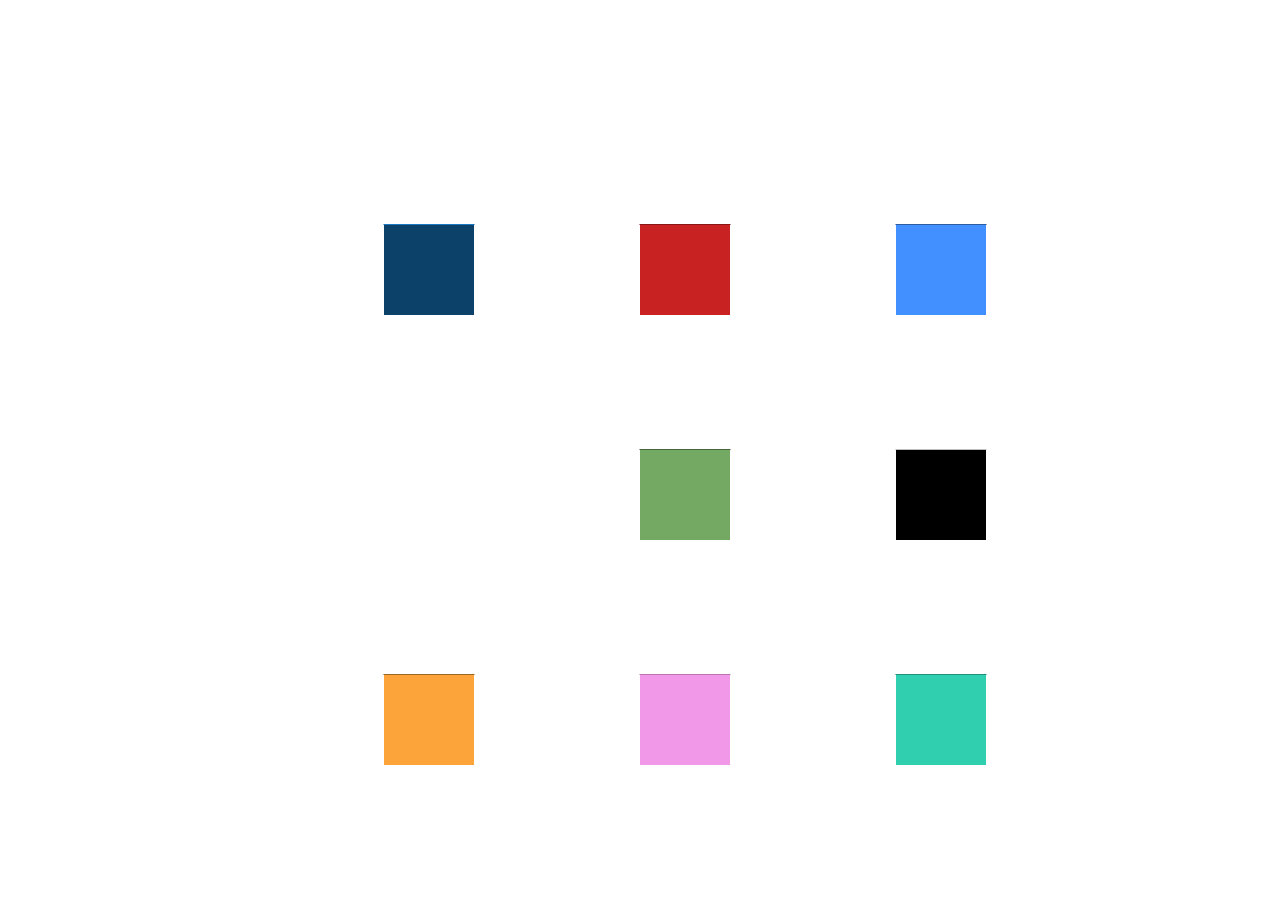
<file: index.html>
<!-- prob need to move this whole thing out of this folder -->
<head>
    <link rel="stylesheet" href="style.css">
</head>

<body>
    <div class="box toprow leftcol S1A1">
        <div class="lid"></div>
        <div class="inner">
            <img src="fishyfish.png" class="icon">
        </div>
    </div>
    <div class="box toprow middlecol S1A2">
        <div class="lid"></div>
        <div class="inner">
            <img src="looseleaf.jpg" class="icon">
        </div>
    </div>
    <!-- temp fill in for link-->
    <a href="https://suya-q.github.io/S1FP/DucksInARow.html">
    <div class="box toprow rightcol S1FP">
        <div class="lid"></div>
        <div class="inner">
            <img src="Duck.png" class="icon">
        </div>
    </div>
    </a>
    <div class="box middlerow middlecol S2A2">
        <div class="lid"></div>
        <div class="inner">
            <img src="Fork.png" class="icon">
        </div>
    </div>
    <div class="box middlerow rightcol S2FP">
        <div class="lid"></div>
        <div class="inner">
            <img src="catpeek.png" class="icon">
        </div>
    </div>
    <div class="box bottomrow leftcol S3A1">
        <div class="lid"></div>
        <div class="inner">
            <img src="candle.png" class="icon">
        </div>
    </div>
    <div class="box bottomrow middlecol S3A2">
        <div class="lid"></div>
        <div class="inner">
            <img src="clock.png" class="icon">
        </div>
    </div>
    <div class="box bottomrow rightcol S3FP">
        <div class="lid"></div>
        <div class="inner">
            <img src="eighthnote.png" class="icon">
        </div>
    </div>
    <script src="parallax.js"></script>
</body>
</file>
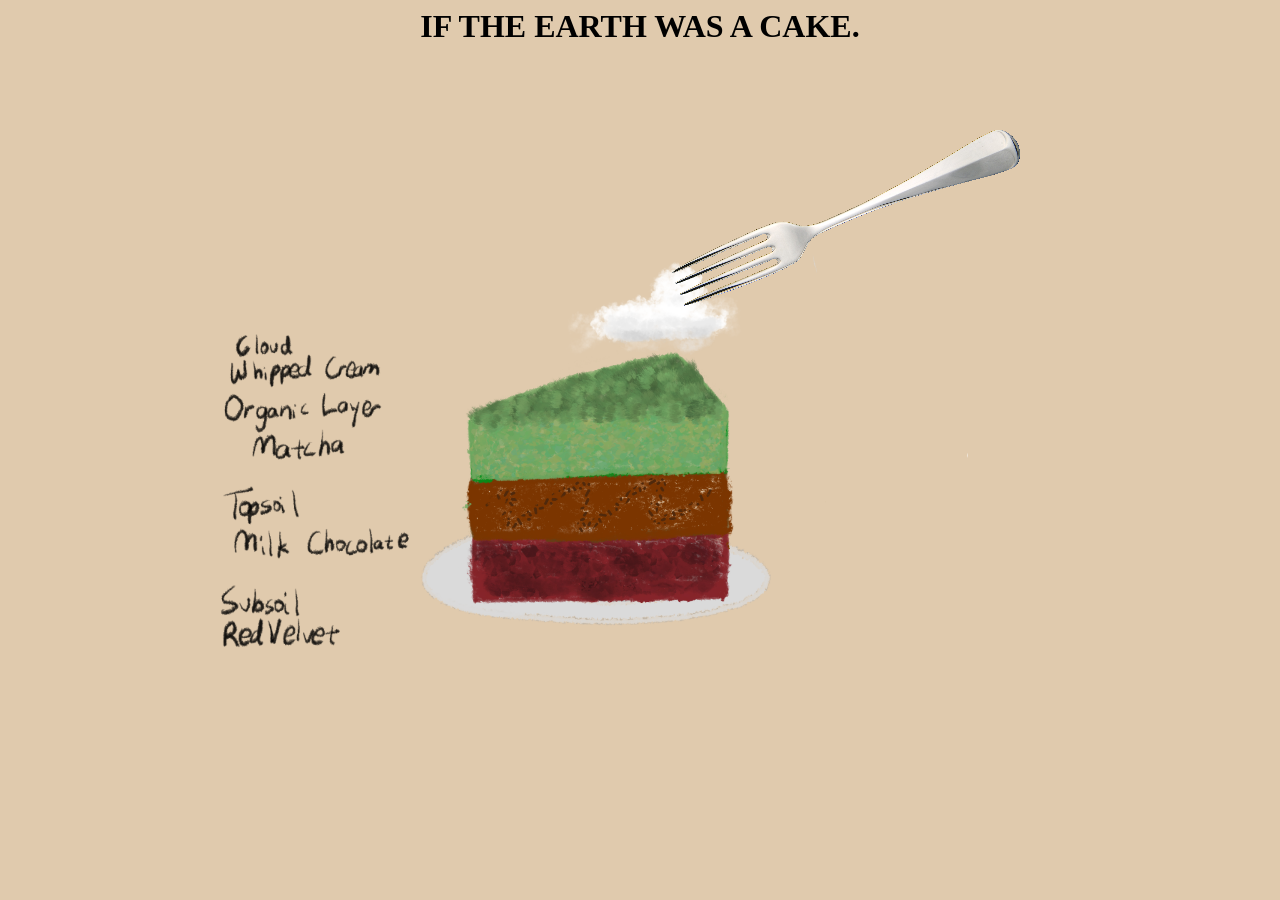
<file: S2A2/index.html>
<head>
    <title>Earth Cake</title>
    <link rel="stylesheet" href="style.css">
</head>


<!--need to add indication of both earth layer and flavor
Either draw or add flashing text...mayve when holding to eat the flavor is jumping
out like matcha organic layer matcha organic layer matcha matcha-->

<body>
    <h1 style="text-align:center">IF THE EARTH WAS A CAKE.</h1>

    <input type="radio" id="fork1check" name="cakeradio" checked>
    <input type="radio" id="fork2check" name="cakeradio">
    <input type="radio" id="fork3check" name="cakeradio">
    <input type="radio" id="fork4check" name="cakeradio">
    <input type="radio" id="fork5check" name="cakeradio">

    <div id="forkwrapper">
        <label for="fork2check" id="fork1label">
            <div id="fork"></div>
        </label>
        <label for="fork3check" id="fork2label">
            <div id="fork"></div>
        </label>
        <label for="fork4check" id="fork3label">
            <div id="fork"></div>
        </label>
        <label for="fork5check" id="fork4label">
            <div id="fork"></div>
        </label>
        <label for="fork1check" id="fork5label">
            <div id="stillhungry"></div>
        </label>
    </div>

    <div id="cakewrapper">
        <img src="CakeFull_State1.png" alt="Clouds (whipped cream) hovering over 3-layered cake (representing 3 layers of Earth)." id="cake1">
        <img src="Cake_State2.png" alt="Clouds (whipped cream) has now been eaten." id="cake2">
        <img src="Cake_State3.png" alt="Top layer of Earth cake (matcha/organic layer) is now eaten." id="cake3">
        <img src="Cake_State4.png" alt="Middle layer of Earth cake (chocolate/topsoil) is now eaten." id="cake4">
        <img src="Cake_State5.png" alt="Bottom layer of Earth cake (red velvet/subsoil) is now eaten." id="cake5">
    </div>

    <div id="layers">
    </div>

</body>
</file>
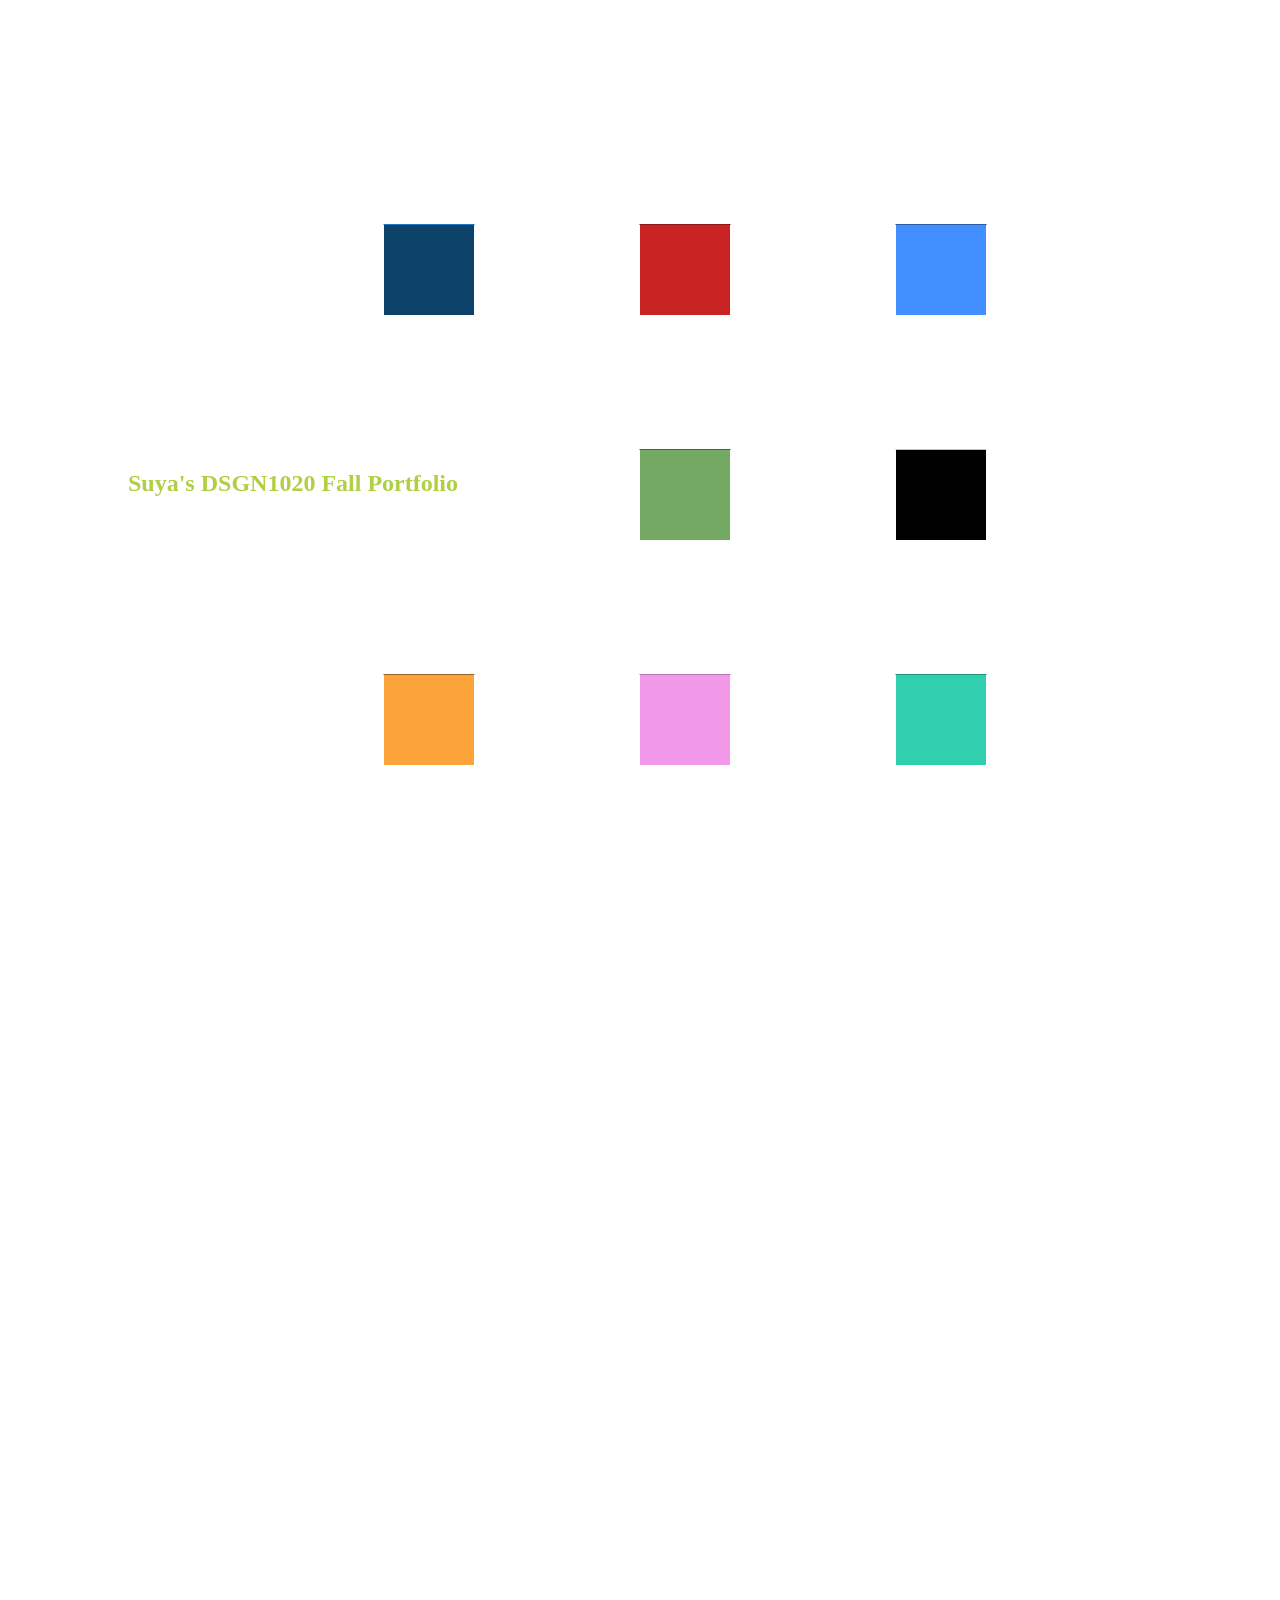
<file: home.html>
<!-- prob need to move this whole thing out of this folder -->
<head>
    <link rel="stylesheet" href="style.css">
</head>

<body>
    <div class="textbox"><h2>Suya's DSGN1020 Fall Portfolio</h2></div>
    <a href="#s1a1"><div class="box toprow leftcol S1A1">
        <div class="lid"></div>
        <div class="inner">
            <img src="fishyfish.png" class="icon">
        </div>
    </div>
    </a>
    <a href="#s1a2"><div class="box toprow middlecol S1A2">
        <div class="lid"></div>
        <div class="inner">
            <img src="looseleaf.jpg" class="icon">
        </div>
    </div>
    </a>
    <a href="#s1fp">
    <div class="box toprow rightcol S1FP">
        <div class="lid"></div>
        <div class="inner">
            <img src="Duck.png" class="icon">
        </div>
    </div>
    </a>
    
    <a href="#s2a2">
    <div class="box middlerow middlecol S2A2">
        <div class="lid"></div>
        <div class="inner">
            <img src="Fork.png" class="icon">
        </div>
    </div>
    </a>
    <a href="#s2fp">
    <div class="box middlerow rightcol S2FP">
        <div class="lid"></div>
        <div class="inner">
            <img src="catpeek.png" class="icon">
        </div>
    </div>
    </a>
    <a href="#s3a1">
    <div class="box bottomrow leftcol S3A1">
        <div class="lid"></div>
        <div class="inner">
            <img src="candle.png" class="icon">
        </div>
    </div>
    </a>
    <a href="#s3a2">
    <div class="box bottomrow middlecol S3A2">
        <div class="lid"></div>
        <div class="inner">
            <img src="clock.png" class="icon">
        </div>
    </div>
    </a>
    <a href="#s3fp">
    <div class="box bottomrow rightcol S3FP">
        <div class="lid"></div>
        <div class="inner">
            <img src="eighthnote.png" class="icon">
        </div>
    </div>
    </a>
    <div id="s1a1" style= "text-align: center">
        <a href=https://codepen.io/Suya-Que/pen/NPGEeGy>
            <h1> Fish in the Sea </h1>
        </a>
    </div>
    <div id="s1a2" style= "text-align: center">
        <a href=https://codepen.io/Suya-Que/pen/wBKQNYw>
            <h1> Falling </h1>
        </a>
    </div>
    <div id="s1fp" style= "text-align: center">
        <a href=https://suya-q.github.io/S1FP/DucksInARow.html>
            <h1> Ducks In A Row </h1>
        </a>
    </div>
    <div id="s2a2" style= "text-align: center">
        <a href=https://suya-q.github.io/S2A2/index.html>
            <h1> IF THE EARTH WAS A CAKE.  </h1>
        </a>
    </div>
    <div id="s2fp" style= "text-align: center">
        <a href=https://editor.p5js.org/suya-q/sketches/fPQNhj3Pm>
            <h1> Lucky Cat Clock </h1>
        </a>
    </div>
    <div id="s3a1" style= "text-align: center">
        <a href=https://suya-q.github.io/S3A1/roulette.html>
            <h1> Light Roulette </h1>
        </a>
    </div>
    <div id="s3a2" style= "text-align: center">
        <a href=https://suya-q.github.io/S3A2/applet.html>
            <h1> TeaTime </h1>
        </a>
    </div>
    <div id="s3fp" style= "text-align: center">
        <a href=https://suya-q.github.io/S3FP/flowerpatch.html>
            <h1> Flower Patch </h1>
        </a>
    </div>
</body>
</file>
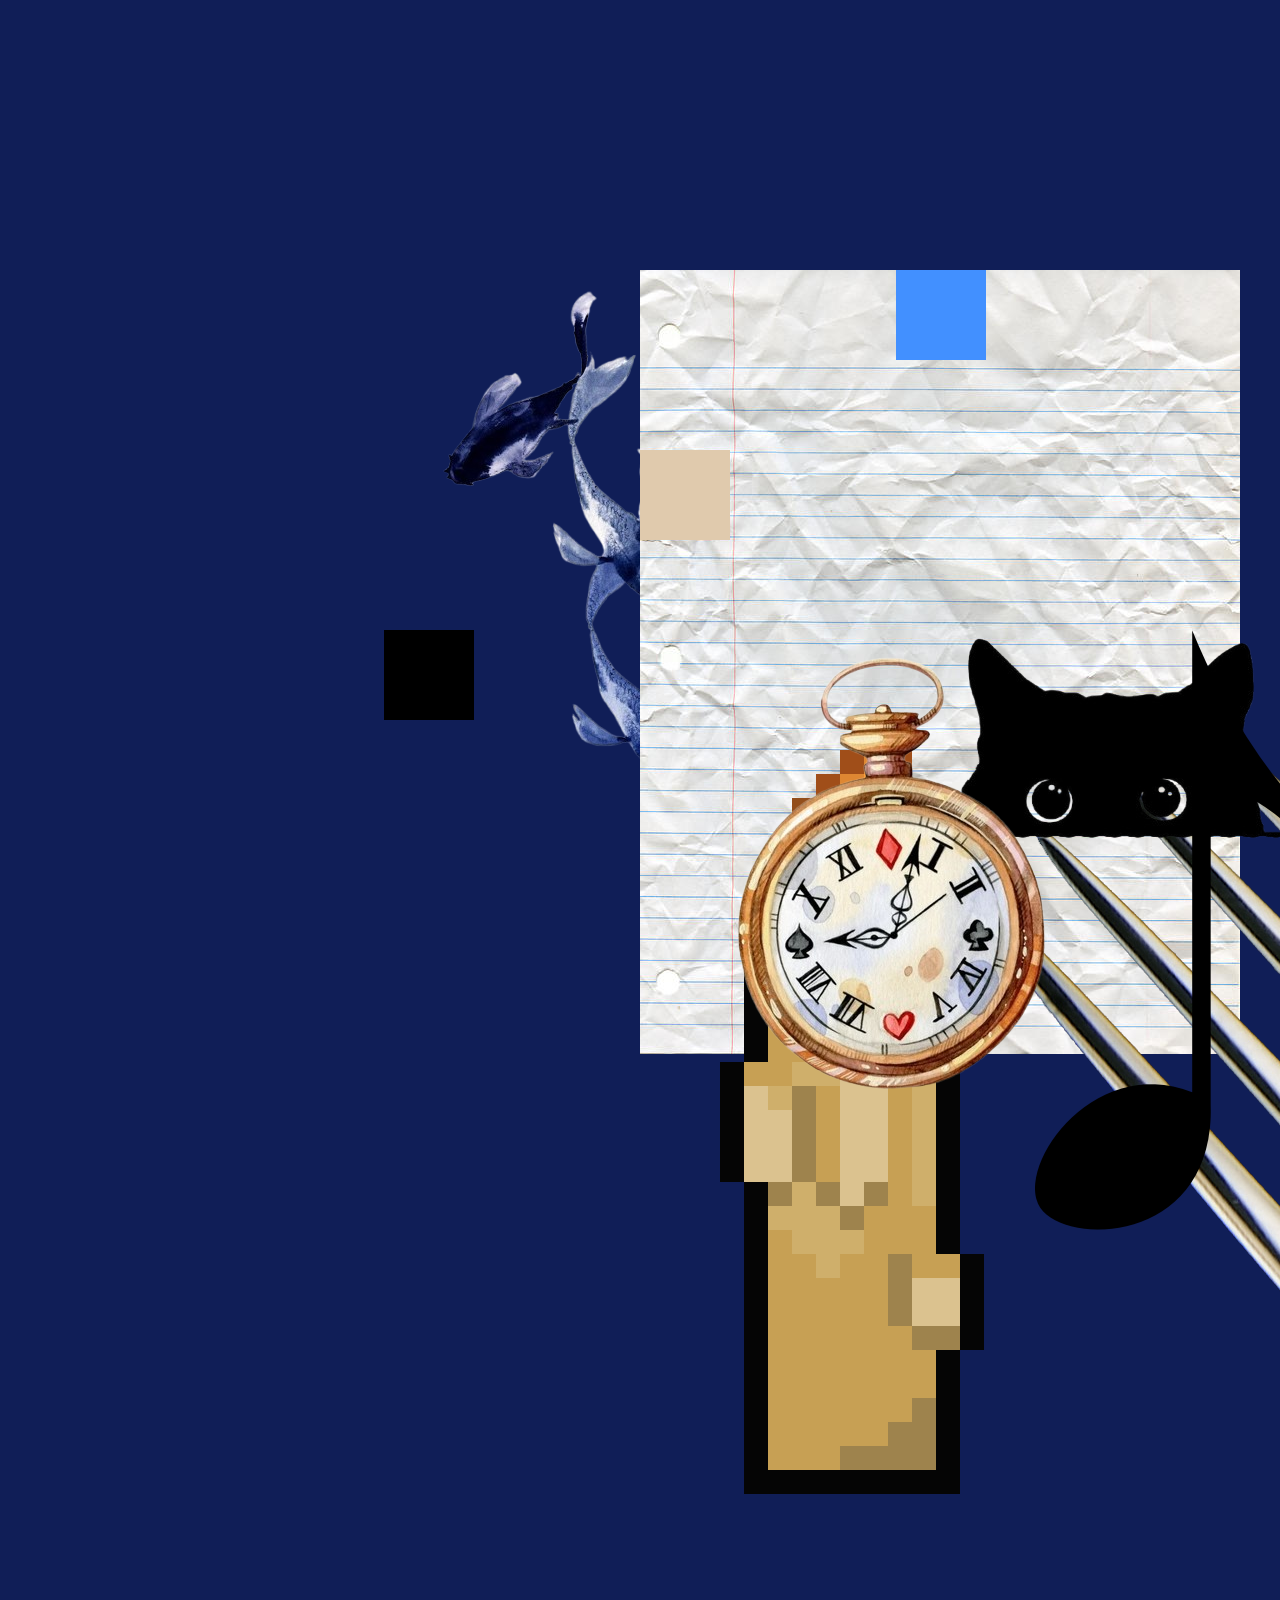
<file: Final Portfolio/home.html>
<!-- prob need to move this whole thing out of this folder -->
<head>
    <link rel="stylesheet" href="style.css">
</head>

<body>
    <div class="box toprow leftcol S1A1">
        <div class="lid"></div>
        <div class="inner">
            <img src="fishyfish.png" class="icon">
        </div>
    </div>
    <div class="box toprow middlecol S1A2">
        <div class="lid"></div>
        <div class="inner">
            <img src="looseleaf.jpg" class="icon">
        </div>
    </div>
    <!-- temp fill in for link-->
    <a href="https://suya-q.github.io/S1FP/DucksInARow.html">
    <div class="box toprow rightcol S1FP">
        <div class="lid"></div>
        <div class="inner">
            <img src="Duck.png" class="icon">
        </div>
    </div>
    </a>
    <div class="box middlerow middlecol S2A2">
        <div class="lid"></div>
        <div class="inner">
            <img src="Fork.png" class="icon">
        </div>
    </div>
    <div class="box middlerow rightcol S2FP">
        <div class="lid"></div>
        <div class="inner">
            <img src="catpeek.png" class="icon">
        </div>
    </div>
    <div class="box bottomrow leftcol S3A1">
        <div class="lid"></div>
        <div class="inner">
            <img src="candle.png" class="icon">
        </div>
    </div>
    <div class="box bottomrow middlecol S3A2">
        <div class="lid"></div>
        <div class="inner">
            <img src="clock.png" class="icon">
        </div>
    </div>
    <div class="box bottomrow rightcol S3FP">
        <div class="lid"></div>
        <div class="inner">
            <img src="eighthnote.png" class="icon">
        </div>
    </div>
    <script src="parallax.js"></script>
</body>
</file>
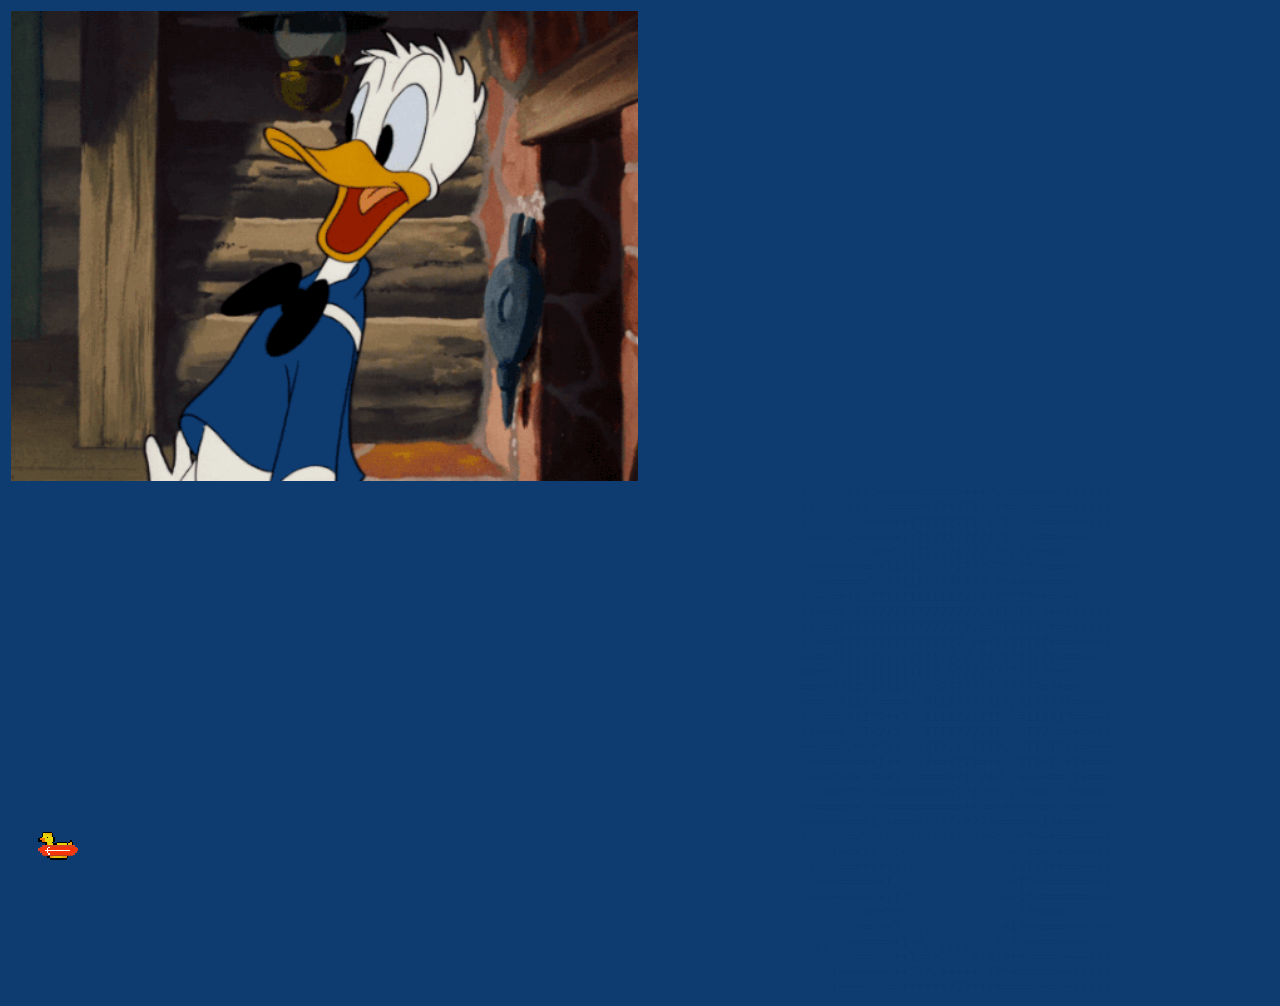
<file: S1FP/Donald.html>
<head>
    <title> Donald Duck </title>
    <link rel="stylesheet" href="style.css">
</head>

<body id="page3"> <!--what can I possibly add-->
    <table>
        <tr>
            <td>
                <img src="DonaldDuck.gif">
            </td>
            <td>
            </td>
        </tr>
        <tr>
            <td>
                <div class="backduck bottomleft"> 
                    <a href="DucksInARow.html"><img src="BackDuck.png"></a>
                </div>
            </td>
            <td>
                <pre id="donaldascii">
:,,,,:::::~~~~~======+++???==~~~~:::::::
:::,::::::~=====+??=??I:~++=~+=~~~~:::::
::::::::~~~=+++?7777777::.?...+==~~~~:::
:~~~:::~~~~=+?:7I??I7777I??...+==~~~~::,
:~~~~~~~~==+??7I????I777,??,?,++==~~::,,
:~~~~~~~==+II7I?????I777~??.??.+==~~:,,,
::~~====+?~77III????I777.?++++++==~::,,,
::~~=++?.77777IIIIII7777:?????++=~~:,,,,
::~~=+.7777777777777777,+II.I7.?+~::::::
::~=+77777777777777777.==?I7777~+=~:::::
::~=~7777777777777777.:=7I77III7+==~~~~:
~~=+7II77777777III77,7 7I7I7III7?+==~~::
==++:?IIIIIIIIII77.+7777?7777II?+++~~:::
==++?7II?I?II77,,=?I77777:77777=7+=~::::
~==++?II+:====..?III77777I+,7I777?+=~~~:
::~==+?II??++?,.IIII77777I,.=II77I?==~~:
::~~~+?~I=?+?...IIII77777I,..I77.==+=~::
~~~==?,=?+?+?...?I7.:.I77?...II~I?++=~~~
:~~==++=++I++...7==+?I?=7+..?II+I.+?+==~
:~~~=+?+:==+?..====+?I,?+?..++++==.?+==~
~~~==+??~+~========+??I?=+?,:+==~.?+===~
~~====++?~+==========++==++++++=~?+=~~~~
~~~~~~==+I.+===+????+???+====++I?+==~~::
:::::~==?=+=~::=+=:::~=+~:~=+?+~+==~~~~:
,,:::~=+?+..:~.....,,......~,:=+?+=~~~::
,:::~==++++?::,............::I+?++==~~::
,:~~~=====+I,:............~~I?++=====~~:
:~~~~~~~~=+?I:=.........,.~+I?+======~~~
:~~~:::~==+??~:.........,.=.??+===~~~~~~
:::::::~==++?.:.,......,,=+I?++===~~~:~~
:,,,::~~====+I~=,,,,,,,,,?~?+++==~~~~:::
,,,,::~===~=++I==+,.,.=+?:?++====~~~~:::
,,,,:~~~~~~=++???,+++++,I?++=====~~:::::
,,,::~~~~:~==++++++???++++====~~=~~:::::
</pre>
            </td>
        </tr>
    </table>
    
    
</body>
</file>
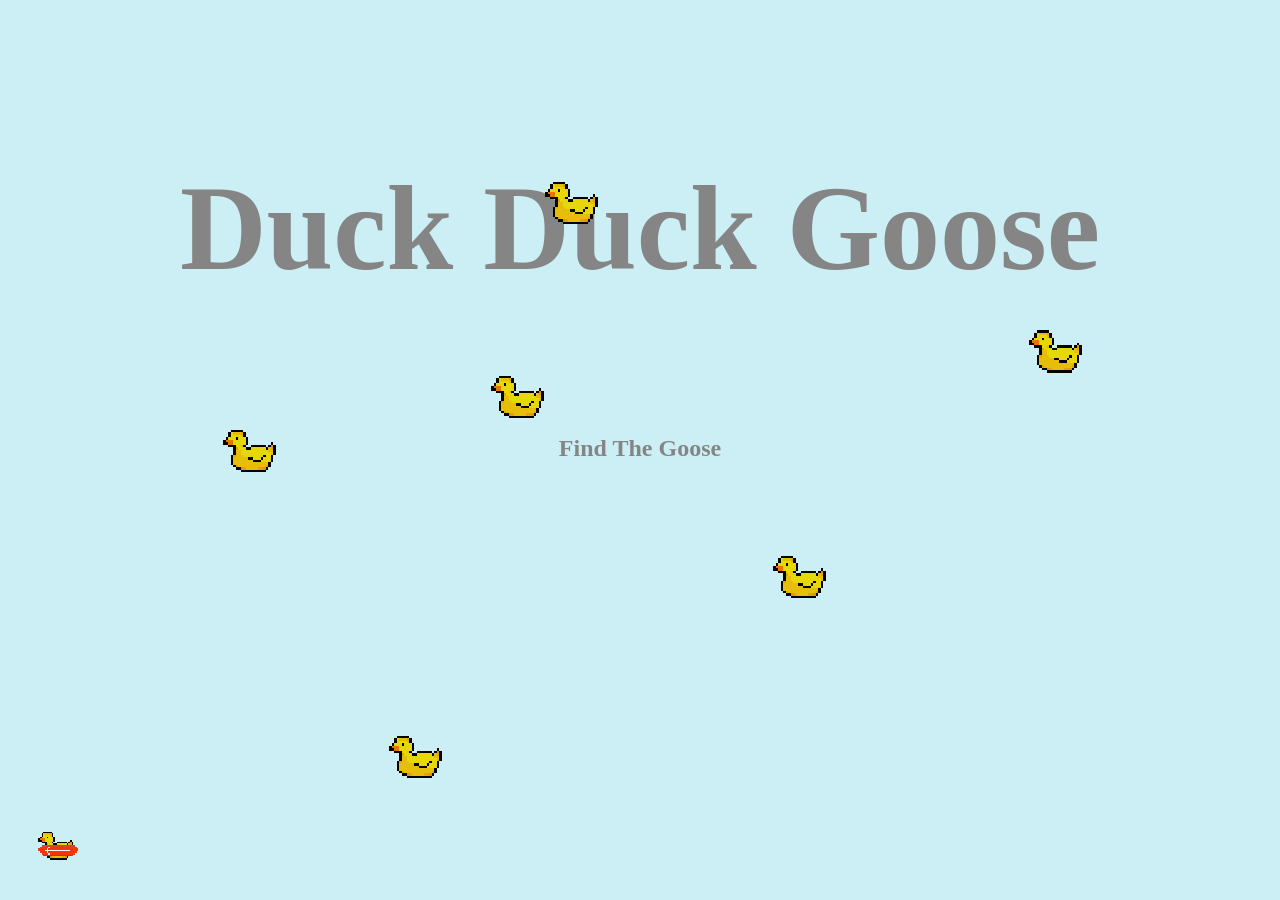
<file: S1FP/DuckDuckGoose.html>
<head>
    <title> DuckDuckGoose </title>
    <link rel="stylesheet" href="style.css">
</head>

<body id="page2">
    <br><br><br><br>
    <h1 style="text-align:center; font-family: 'Comic Sans MS'">Duck Duck Goose</h1><br><br>
    <h2 style="text-align:center; font-family: 'Comic Sans MS'">Find The Goose</h2><br>  
    <!--Why does goose glitch? And also how to make the ducks not move...-->
    <div class="smallduck sd1">
    </div>
    <div class="smallduck sd2">
    </div>
    <div class="smallduck sd3">
    </div>
    <div class="smallduck sd4">
    </div>
    <div class="smallduck sd5">
    </div>
    <div class="wrapper">
        <div class="front"></div>
        <div class="back"></div>
    </div>
    <div class="backduck bottomleft">
         <a href="DucksInARow.html"><img src="BackDuck.png"></a>
    </div>
</body>
</file>
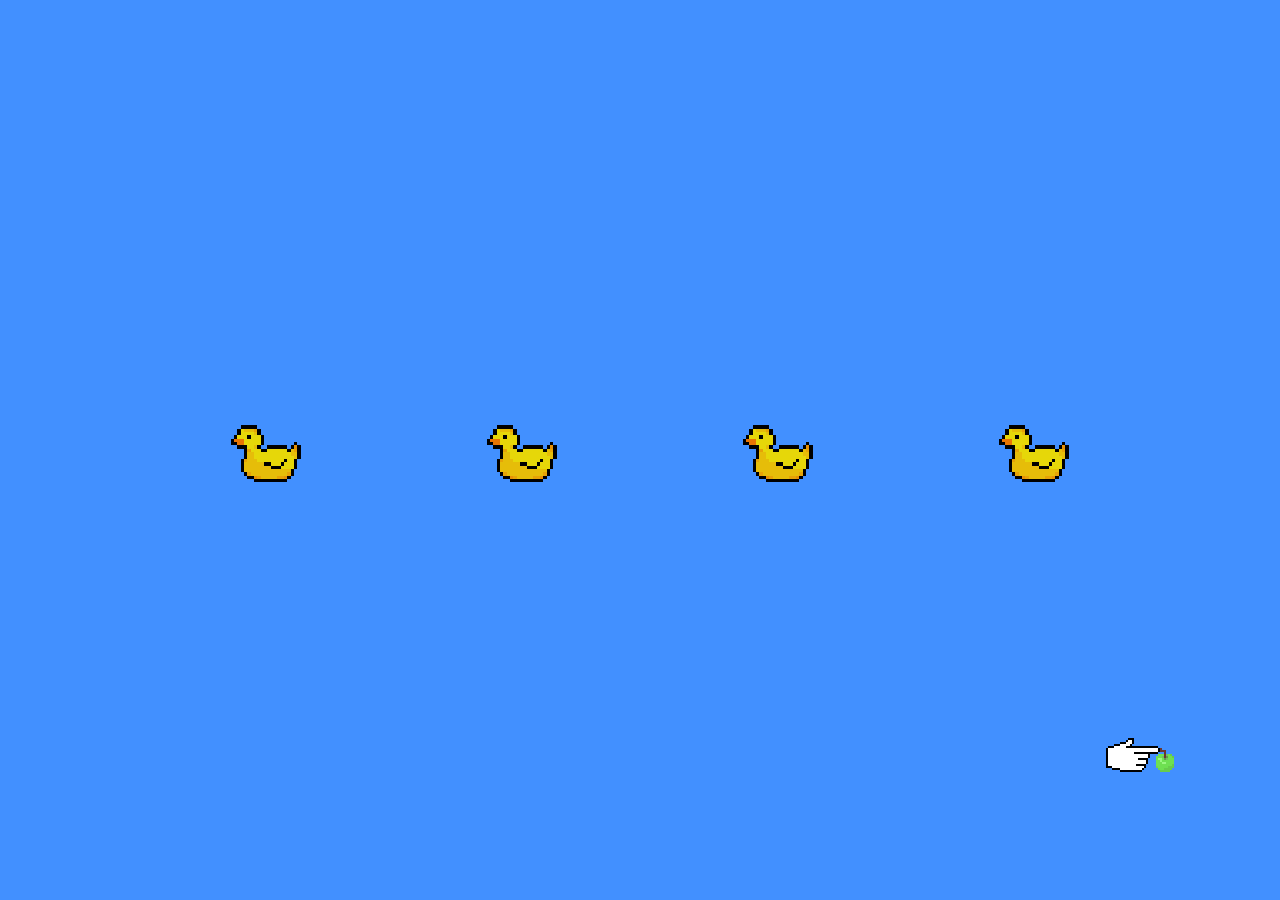
<file: S1FP/DucksInARow.html>
<!-- how to input image: <img src="apples.png"> -->

<head>
    <title>Ducks In A Row</title>
    <link rel="stylesheet" href="style.css">
</head>

<body>
    <a href="DuckDuckGoose.html"><div class="duck first">
    </div></a>
    <a href="Donald.html"><div class="duck second">
    </div></a>
    <a href="Dynasty.html"><div class="duck third">
    </div></a>
    <a href="Lemonade.html"><div class="duck fourth">
    </div></a>
    <a href="https://heeseoyoon5.github.io"><div class="apple">
    </div></a>
</body>
</file>
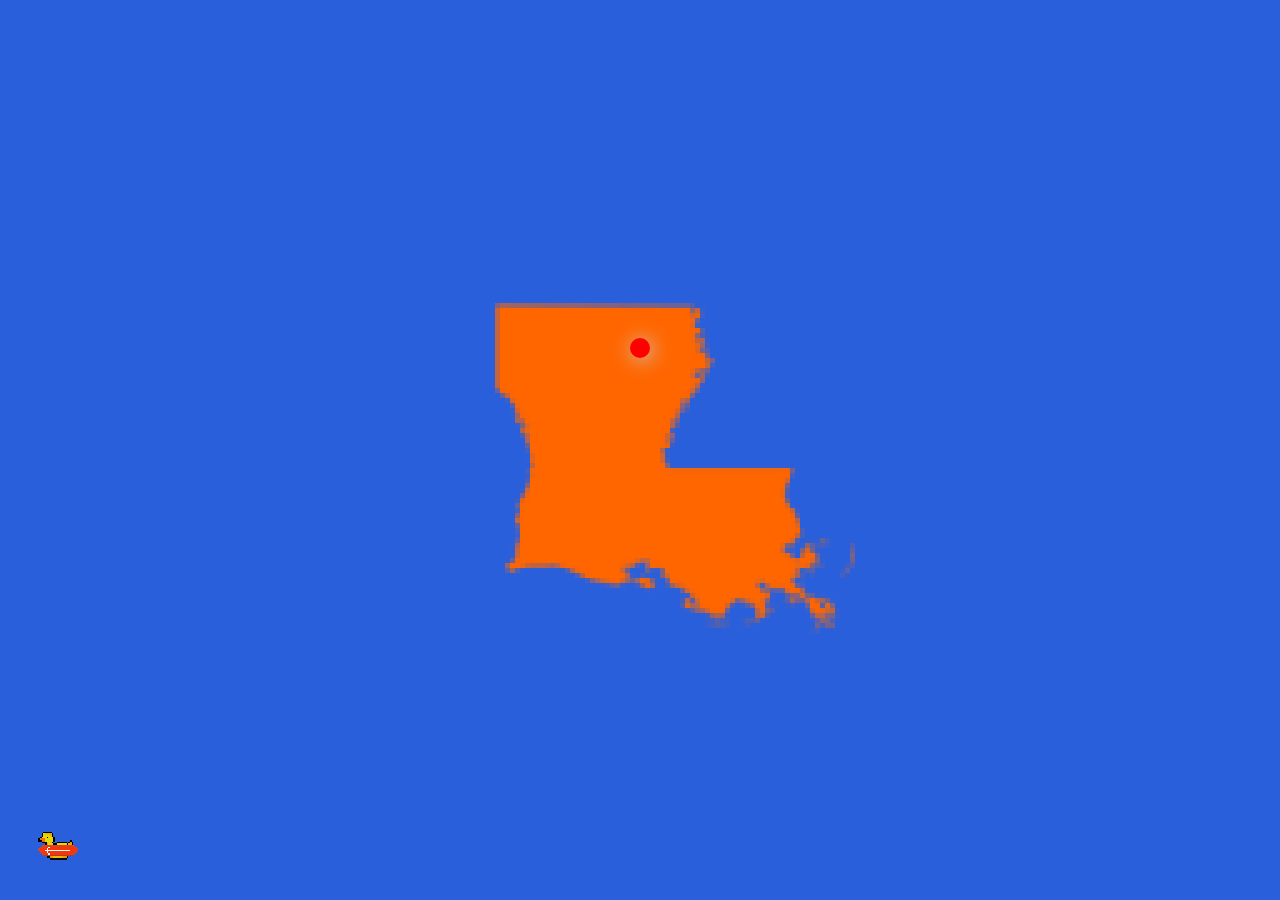
<file: S1FP/Dynasty.html>
<head>
    <title> Duck Dynasty </title>
    <link rel="stylesheet" href="style.css">
</head>

<body id="page4">
    <div class="centerLA">
        <img src="Pixel_LA.png">
        <label for="showHide"><div class="monroe"></div></label>
        <input type="checkbox" id="showHide">
        <div class="showhide">
            <div id='arrow-right'></div>
            <div id="cryingduck"></div>
            <div id="militaryduck"></div>
            <div id="westmonroetext"><h2 style="text-align:center; font-family: 'Comic Sans MS'">
                Target:<br>West Monroe!!!!</h2></div>
            <div id="cryingtext"><p style="text-align:center; font-family: 'Comic Sans MS'">
                Down with the Robertsons!!<br>They stole my son from me...</p></div>
            <div id="enlisttext"><h1 style="text-align:center; font-family: 'Comic Sans MS'">
                ENLIST</h1></div>
            <div id="efforttext"><h2 style="text-align:center; font-family: 'Comic Sans MS'">
                <u>Join<br>The<br>Effort</u></h2></div>
            </div>
            </div>
        </div>
        <!--<a href="#arrow-right"><div class="monroe"></div></a>-->
    </div>
    <div class="backduck bottomleft">
        <a href="DucksInARow.html"><img src="BackDuck.png"></a>
    </div>
</body>

<!--may have to convert all positioning in css to vh/vw-->
</file>
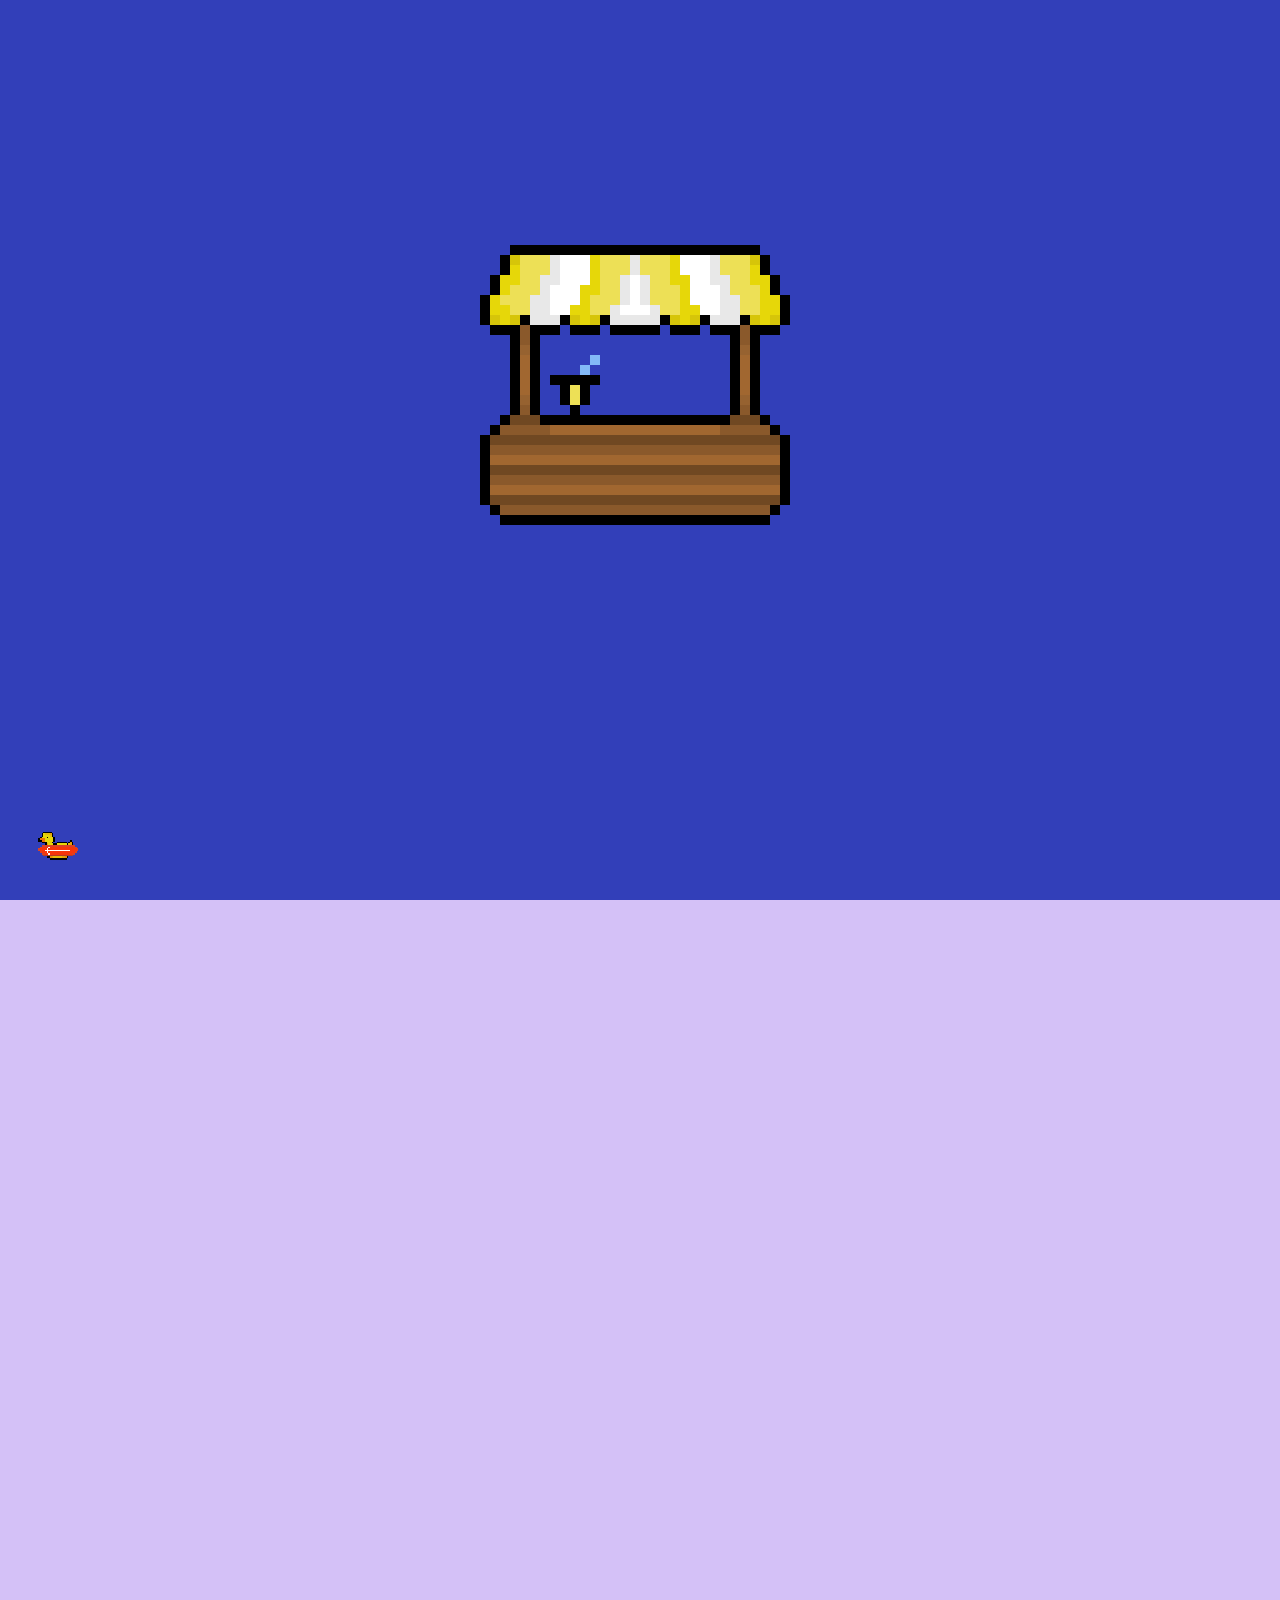
<file: S1FP/Lemonade.html>
<head>
    <title> The Lemonade Stand </title>
    <link rel="stylesheet" href="style.css">
</head>

<body id="page5">
    <div id="top-lemonade-wrapper" class="flex-container">
        <a href="https://youtu.be/MtN1YnoL46Q?si=mDNiYtqDotrgz8JN"><div id="stand" class="div1">
        </div></a> <!--can't tell if link working-->
        <div id="scent">
        </div>
    </div>
    <div id="bottom-grape-wrapper">
        <div id="grapes">
        </div>
        <div class="bottomtext">
            <h1 style="font-family: 'Comic Sans MS'">yummmmmm</h1>
        </div>
    </div>
    <div class="backduck bottomleft"> 
        <!--why stuck in top-lemonade wrapper-->
        <a href="DucksInARow.html"><img src="BackDuck.png"></a>
    </div>
</body>
</file>
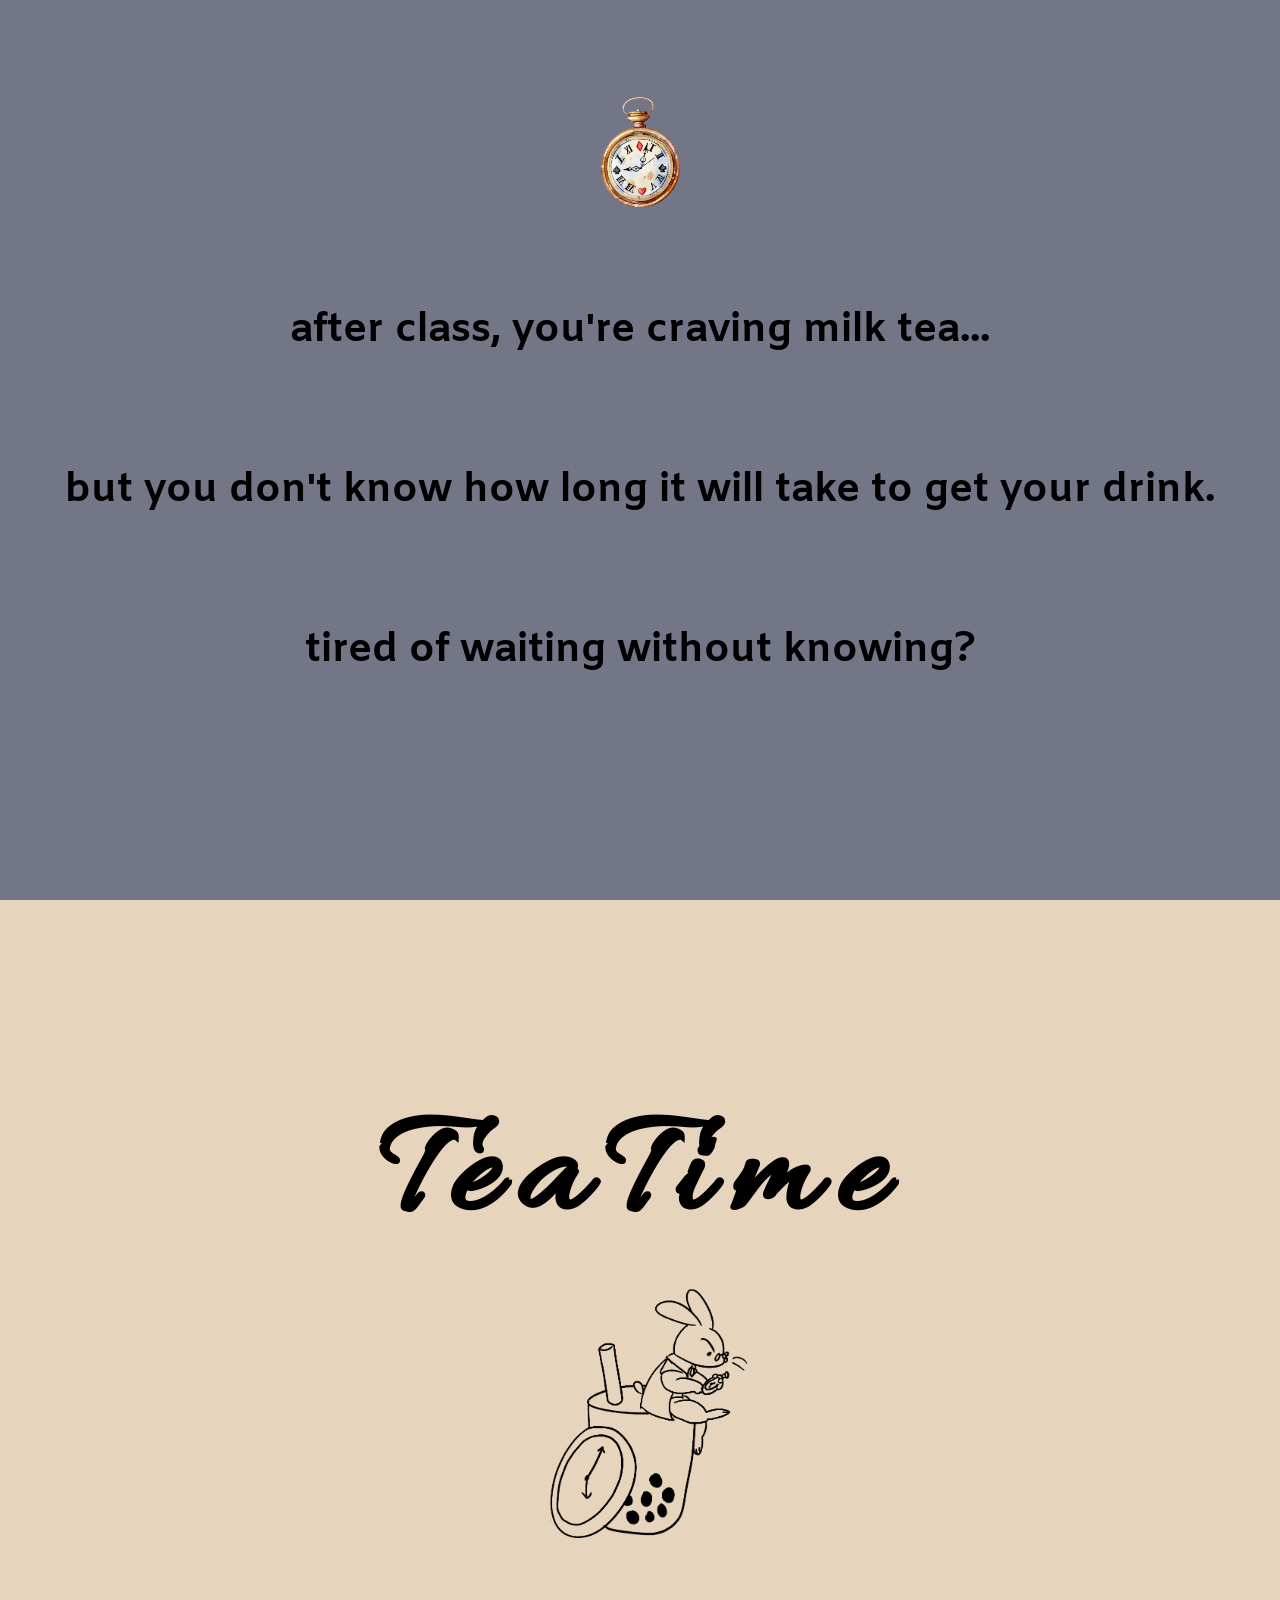
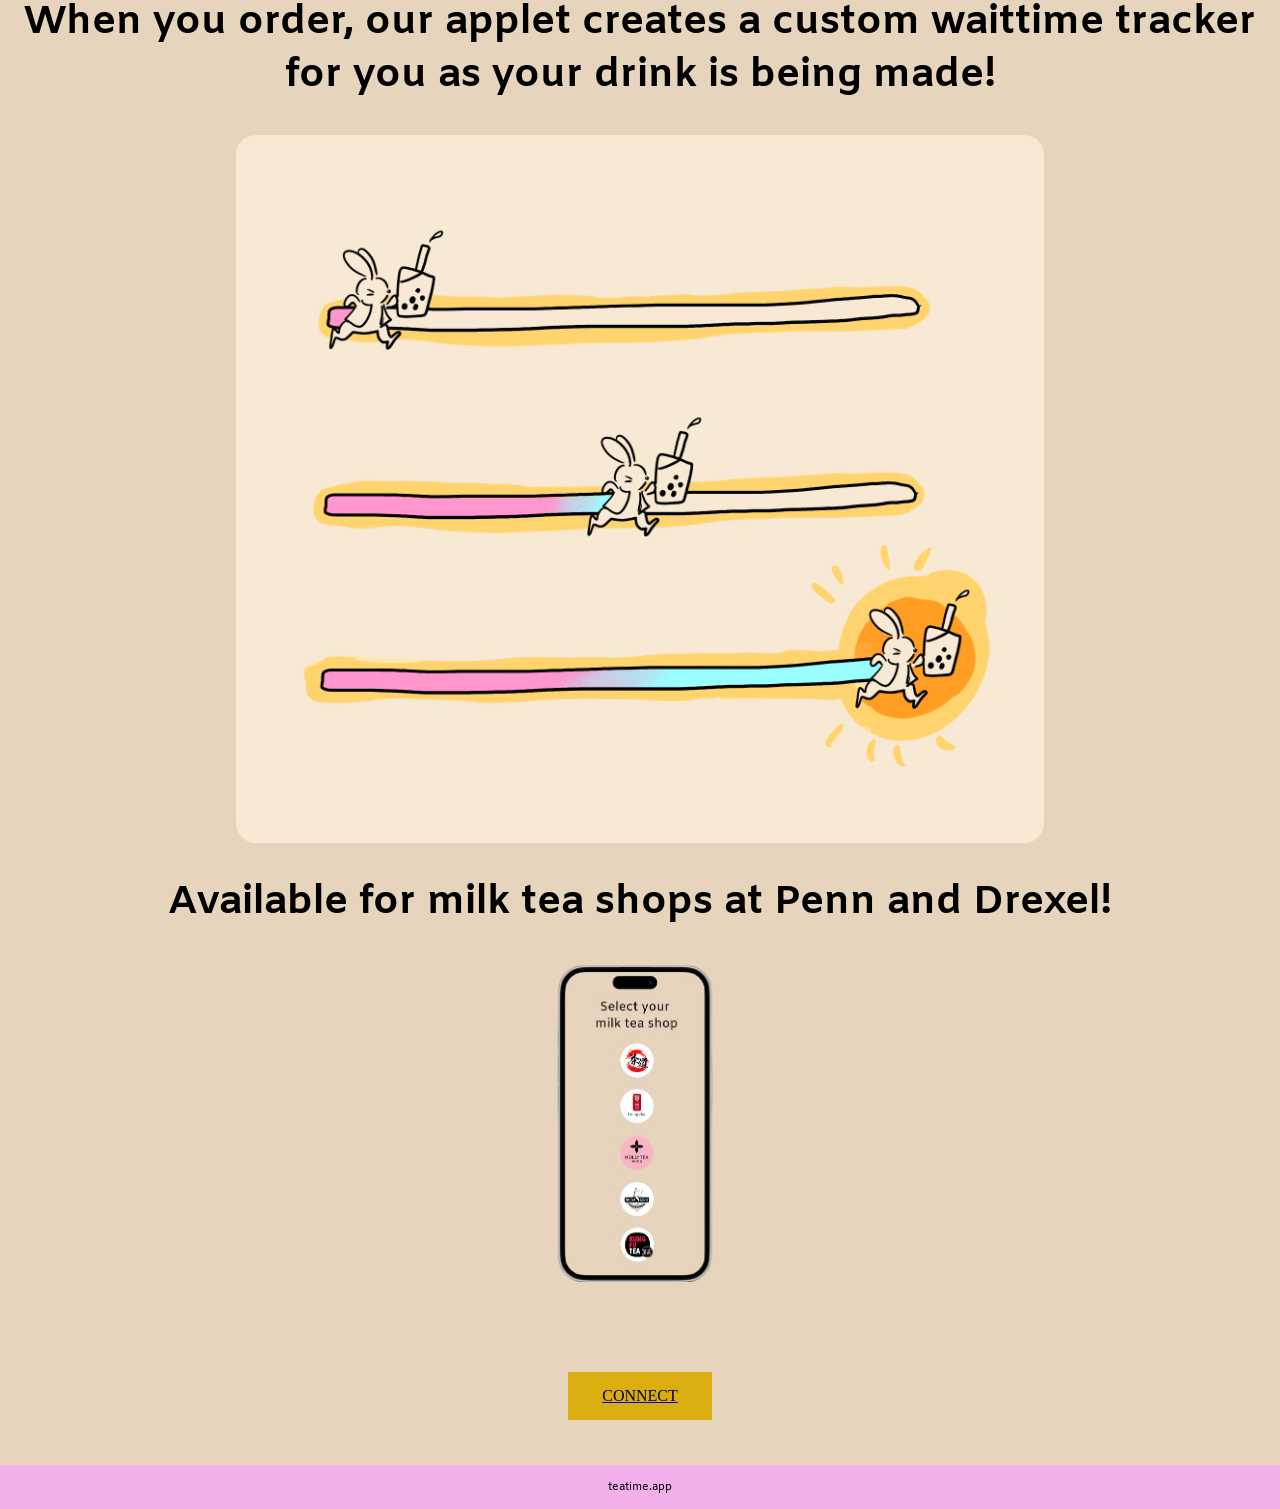
<file: S3A2/applet.html>
<!--add cute soft box around the runnning rabbit, also try to do times-->

<head>
    <link rel="stylesheet" href="style.css">
</head>

<body>
    <div id="top-wrapper" class="flex-container">
        <img src="clock.png" alt = "clock">
        <h2 style="text-align: center">
            after class, you're craving milk tea...<br>
            but you don't know how long it will take to get your drink. <br>
            tired of waiting without knowing? <br>
        </h2>
    </div>
    <div id="bottom-wrapper">
        <h1 style="text-align:center">
            <br>
            TeaTime
        </h1>
        <img src="logo.png" alt = "logo" class = "img-small">
        <h2 style="text-align: center">
            When you order, our applet creates a custom waittime tracker for you as your drink is being made!
        </h2>
        <div class="workflow-box">
            <img src="workflow.png" class="img-medium" alt="workflow">
        </div>
        <h2 style="text-align: center">
            Available for milk tea shops at Penn and Drexel!
        </h2>
        <img src="stores.png" class = "img-tiny" alt = "stores">
        <a href="https://ifttt.com/applets/hNBxZegW-send-a-rich-notification-from-the-ifttt-app">
            <div class="button connect">
                CONNECT
            </div>
        </a>
        <div class="button bottomborder">
            teatime.app
        </div>
    </div>
</body>
</file>
<file: style.css>
html {
    scroll-behavior: smooth;
}
body {
    margin: 0;
    background-color: rgb(255, 255, 255);
    color: rgb(175, 208, 67);
    min-height: 100vh;
    overflow-x: hidden;
    /* overflow-y: hidden; */
}

.box {
    position: sticky;
    width: 10vh;
    height: 10vh;
    image-rendering: pixelated;
    background-repeat: no-repeat;
    perspective: 1000px;
    transition: 1s;
}

.textbox {
    position: fixed;
    width: 35vw;
    top: 50vh;
    left: 10vw;
  }

.box a img {
    width: 100%;
}
.toprow {
    top: 25vh;
}

.middlerow {
    top: 50vh;
}

.bottomrow {
    top: 75vh;
}

.leftcol {
    left: 30vw;
}

.middlecol {
    left: 50vw;
}

.rightcol {
    left: 70vw;
}

.S1FP {
    background-color: #4290FF;
}

/*um...WIP
.box .lid {
    position: absolute;
    top: 0;
    left: 0;
    width: 100%;
    height: 0%; /* lid height - tweak as desired 
    background-color: #1c71d8; 
    transform-origin: top center;
    transform: rotateX(0deg);
    backface-visibility: hidden;
    transform-style: preserve-3d;
    transition: transform 0.5s cubic-bezier(0.25, 1.6, 0.25, 1);
     hinge easing curve 
}*/

.inner {
    position: absolute;
    width: 100%;
    height: 100%;
    overflow: visible; /* icon pops out */
    display: flex;
    align-items: center;
    justify-content: center;
    pointer-events: none; /* ensures hover remains on box */
}

 .icon {
    width: 80%;
    opacity: 0;
    transform: translateY(20px) scale(0.3);
    transition: 
        opacity 0.25s ease-out,
        transform 0.6s cubic-bezier(.34,1.56,.64,1);
}

.box:hover .icon {
    opacity: 1;
    transform: translateY(-60px) scale(1);
}

/*.S1FP-title-layer {
    position: absolute;
    top: 100vh; 
    width: 100%;
    height: 100vh;

    background: #4290FF;
    color: white;

    display: flex;
    justify-content: center;
    align-items: center;

    font-size: 4rem;

    opacity: 0;
    transform: translateY(100vh);
    transition: opacity 0.3s ease;
}*/



.S2A2 {
    background-color: #73a963;
}

.S2FP {
    background-color: black;
}

.S3A1 {
    background-color: #fca33a;
}

.S3A2 {
    background-color: #f198e8;
}

.S3FP {
    background-color: #2fcfaf;
}


.S1A1 {
    background-color: #0c4169;
}

.S1A2 {
    background-color: #C92222;
}

a:link {
    font-size: 50px;
}
/*different heights of the pages ok... */
#s1a1 {
    position: sticky;
    z-index: 10000;
    min-height: 100vh;
    width: 100vw;
    opacity: 0;
    background-color: #1978c1;
    top: 80vh;
}

#s1a1:target {
    opacity: 1;
}

#s1a1 a:link {
    color: rgb(206, 206, 206);
}

#s1a2 {
    position: sticky;
    z-index: 10000;
    min-height: 100vh;
    width: 100vw;
    opacity: 0;
    background-color: #8c1717;
    top: 80vh;
}

#s1a2:target {
    opacity: 1;
}

#s1a2 a:link {
    color: #9e7250;
}

#s1fp {
    position: sticky;
    z-index: 10000;
    min-height: 100vh;
    width: 100vw;
    opacity: 0;
    background-color: #2d5ea1;
    top: 80vh;
}

#s1fp:target {
    opacity: 1;
}

#s1fp a:link {
    color: #fbf432;
}

#s2a2 {
    position: sticky;
    z-index: 10000;
    min-height: 100vh;
    width: 100vw;
    opacity: 0;
    background-color: #46663c;
    top: 80vh;
}

#s2a2:target {
    opacity: 1;
}

#s2a2 a:link {
    color: #feecb9;
}

#s2fp {
    position: sticky;
    z-index: 10000;
    min-height: 100vh;
    width: 100vw;
    opacity: 0;
    background: rgb(191, 191, 191);
    top: 80vh;
}

#s2fp:target {
    opacity: 1;
}

#s2fp a:link {
    color: black;
}

#s3a1 {
    position: sticky;
    z-index: 10000;
    min-height: 100vh;
    width: 100vw;
    opacity: 0;
    background-color: #9c6424;
    top: 80vh;
}

#s3a1:target {
    opacity: 1;
}

#s3a1 a:link {
    color: rgb(216, 152, 68);
}

#s3a2 {
    position: sticky;
    z-index: 10000;
    min-height: 100vh;
    width: 100vw;
    opacity: 0;
    background-color: #ba75b3;
    top: 80vh;
}

#s3a2:target {
    opacity: 1;
}

#s3a2 a:link {
    color: rgb(255, 209, 154);
}

#s3fp {
    position: sticky;
    z-index: 10000;
    min-height: 100vh;
    width: 100vw;
    opacity: 0;
    background-color: #21917b;
    top: 80vh;
}

#s3fp:target {
    opacity: 1;
}

#s3fp a:link {
    color: rgb(253, 196, 219);
}


.box .lid {
    transition: 1s;
    transform-origin: top center;
    position: absolute;
    top: 0;
    left: 0;
    width: 100%;
    height: 25%;
    
    transform: rotateX(90deg);
  }

  .box.S1A1 .lid { background-color: #1978c1; }
  .box.S1A2 .lid { background-color: #8c1717; }
  .box.S1FP .lid { background-color: #2d5ea1; }
  .box.S2A2 .lid { background-color: #46663c; }
  .box.S2FP .lid { background: rgb(191, 191, 191); }
  .box.S3A1 .lid { background-color: #9c6424; }
  .box.S3A2 .lid { background-color: #ba75b3; }
  .box.S3FP .lid { background-color: #21917b; }

  .box:hover > .lid {
    transition: 1s;
    transform: rotateX(180deg);
  }

  h1 {
    position: relative;
    top: 40vh;
    text-align: center;
  }
  
  [id^="s"] {
    pointer-events: none;
  }
  
  [id^="s"]:target {
    pointer-events: auto;
    opacity: 1;
  }
</file>
<file: S2A2/style.css>
body {
    background-color: #E0CAAD;
    color: black;
}

input {
    display: none;
  }
  
  #forkwrapper {
    width: 100px;
    height: 100px;
    position: fixed;
    top: -5vh;
    right: 40vw;
  }

  #fork {
    width: 350px;
    height: 350px;
    image-rendering: pixelated;
    background-repeat: no-repeat;
    background-position: center center;
    background-size: 350px;
    background-image: url(Fork.png);
    transform: rotate(-70deg);
    z-index: 2;
  }

  #fork:hover { 
    cursor: grab;
  }

  #cakewrapper {
    width: 50vw;
    margin-left: 25vw;
    margin-top: calc(50vh - 25vw);
  }

  #cakewrapper img {
    display: none;
    width: 100%;
  }

  #forkwrapper > label {
    display: none;
    position: absolute;
    top: 0;
    left: 0;
  }
  
  #fork1check:checked ~ #forkwrapper > #fork1label {
    display: block;
  }
  
  #fork1check:checked ~ #forkwrapper {
    top: 5vh;
    transition: 1s;
  }
  
  #fork2check:checked ~ #forkwrapper {
    top: 15vh;
    transition: 1s;
  }
  
  #fork3check:checked ~ #forkwrapper {
    top: 25vh;
    transition: 1s;
  }
  
  #fork4check:checked ~ #forkwrapper {
    top: 32vh;
    transition: 1s;
  }
  
  #fork5check:checked ~ #forkwrapper {
    top: 200px;
    transition: 1s;
  }
  
  #fork1check:checked ~ #cakewrapper > #cake1 {
    display: block;
  }
  
  #fork2check:checked ~ #forkwrapper > #fork2label {
    display: block;
  }
  
  #fork2check:checked ~ #cakewrapper > #cake2 {
    display: block;
  }
  
  #fork3check:checked ~ #forkwrapper > #fork3label {
    display: block;
  }
  
  #fork3check:checked ~ #cakewrapper > #cake3 {
    display: block;
  }
  
  #fork4check:checked ~ #cakewrapper > #cake4 {
    display: block;
  }
  
  #fork4check:checked ~ #forkwrapper > #fork4label {
    display: block;
  }
  
  #fork5check:checked ~ #cakewrapper > #cake5 {
    display: block;
  }
  
  #fork5check:checked ~ #forkwrapper > #fork5label {
    display: block;
  }

  #stillhungry { 
    position: fixed; /*how to center*/
    right: calc(20vw - 25vh);
    top: 20vh;
    width: 500px;
    height: 500px;
    background-image: url(stillhungry.png);
    background-size: 500px;
    z-index: 1;
  }

  #stillhungry:hover {
    background-image: url(stillhungryhover.png);
    cursor: grab;
  }

  #layers {
    position:absolute;
    left: 15vw;
    top:calc(50vh - 12vw);
    z-index: 0;
    width: 30vw;
    height: 50vh;
    background-size: 50vh;
    background-repeat: no-repeat;
    background-size: contain;
    background-image: url(Layers.png);
  }

  #layers:hover {
    cursor: not-allowed;
    background-image: url(LayersHover.png);
  }
</file>
<file: Final Portfolio/style.css>
body {
    background-color: rgb(16, 30, 87);
    color: rgb(238, 228, 35);
    min-height: 100vh;
    overflow-x: hidden;
    overflow-y: scroll;
}

.box {
    position: absolute;
    width: 10vh;
    height: 10vh;
    image-rendering: pixelated;
    background-repeat: no-repeat;
}

.box a img {
    width: 100%;
}
.toprow {
    top: 30vh;
}

.middlerow {
    top: 50vh;
}

.bottomrow {
    top: 70vh;
}

.leftcol {
    left: 30vw;
}

.middlecol {
    left: 50vw;
}

.rightcol {
    left: 70vw;
}

.S1FP {
    background-color: #4290FF;
    perspective: 800px;
}

/*um...WIP*/
.S1FP .lid {
    position: absolute;
    top: 0;
    left: 0;
    width: 100%;
    height: 0%; /* lid height - tweak as desired */
    background-color: #1c71d8; 
    transform-origin: top center;
    transform: rotateX(0deg);
    backface-visibility: hidden;
    transform-style: preserve-3d;
    transition: transform 0.5s cubic-bezier(0.25, 1.6, 0.25, 1);
    /* hinge easing curve */
}

.S1FP .inner {
    position: absolute;
    width: 100%;
    height: 100%;
    overflow: visible; /* icon pops out */
    display: flex;
    align-items: center;
    justify-content: center;
    pointer-events: none; /* ensures hover remains on box */
}

.S1FP .icon {
    width: 80%;
    opacity: 0;
    transform: translateY(20px) scale(0.3);
    transition: 
        opacity 0.25s ease-out,
        transform 0.6s cubic-bezier(.34,1.56,.64,1);
}

.S1FP:hover .icon {
    opacity: 1;
    transform: translateY(-60px) scale(1);
}

.S1FP:hover .lid {
    transform: rotateX(-110deg);
}

.S1FP-title-layer {
    position: absolute;
    top: 100vh; 
    width: 100%;
    height: 100vh;

    background: #4290FF;
    color: white;

    display: flex;
    justify-content: center;
    align-items: center;

    font-size: 4rem;

    opacity: 0;
    transform: translateY(100vh);
    transition: opacity 0.3s ease;
}



.S2A2 {
    background-color: #E0CAAD;
}

.S3A1 {
    background-color: black;
}

.S1FP .lid,
.S1FP .icon {
    pointer-events: none;
}
</file>
<file: S1FP/style.css>
body {
    color: whitesmoke;
    background-color: #4290FF;
    /*background: linear-gradient(#FFEC99,#CBEFF5, #164FC4);*/
}

#page2 {
    background-color: #CBEFF5;
    color: rgb(133, 133, 133);
}

#page3 {
    background-color: #0e3c71;
}

#page4 {
    background-color: #2a5fdc;
}

#page5 {
    color: #fff;
    margin: 0px auto;
}

table {
    width: 100%;
}

td {
    width: 50%;
    text-align: center;
    /* border: black 1px solid; */
}

td img {
    width: 100%;
}

.duck {
    position: absolute;
    width: 100px;
    height: 100px;
    top: 45vh;
    /* how to always center this position in window */
    image-rendering: pixelated;
    background-repeat: no-repeat;
    background-position: center center;
    background-size: 100px;
    background-image: url(Duck.png);
}

.backduck {
    width: 50px;
    height: 50px;
    image-rendering: pixelated;
}

.duck a img {
    width: 100%;
}

.backduck a img {
    width: 100%;
}

.first {
    left: 17.5vw;
}

.first:hover {
    background-image: url(DuckDuckGooseDuck.png);
}

.second {
    left: 37.5vw;
}

.second:hover {
    background-image: url(DonaldDuckDuck.png);
}

.third {
    left: 57.5vw;
}

.third:hover {
    background-image: url(DuckDynastyDuck.png);
}

.fourth {
    left: 77.5vw;
}

.fourth:hover {
    background-image: url(LemonadeStandDuck.png);
}

.bottomleft {
    position: fixed;
    bottom: 20px;
    left: 35px;
}

h1 {
    font-size: 120px;
}

.apple {
    position: absolute;
    width: 100px;
    height: 100px;
    bottom: 10vh;
    right: 10vh;
    /* how to always center this position in window */
    image-rendering: pixelated;
    background-repeat: no-repeat;
    background-position: center center;
    background-size: 100px;
    background-image: url(GreenApple.png);
}

.smallduck {
    position: absolute;
    width: 75px;
    height: 75px;
    image-rendering: pixelated;
    background-repeat: no-repeat;
    background-position: center center;
    background-size: 75px;
    background-image: url(Duck.png);
}

.sd1 {
    top: 46vh;
    left: 17vw;
}

.sd2 {
    top: 60vh;
    left: 60vw;
}

.sd3 {
    top: 80vh;
    left: 30vw;
}

.sd4 {
    top: 18.5vh;
    left: 42.2vw;
}

.sd5 {
    top: 40vh;
    left: 38vw;
}

.sdgoose {
    position: absolute;
    top: 35vh;
    left: 80vw;
    width: 75px;
    height: 75px;
    image-rendering: pixelated;
    background-repeat: no-repeat;
    background-position: center center;
    background-size: 75px;
}

.flipease>div {
    transition: 1s ease;
}

.wrapper {
    position: absolute;
    top: 35vh;
    left: 80vw;
    width: 75px;
    height: 175px;
    transform: rotateY(0deg);
    transform-style: preserve-3d;
    transition: 1s;
}

.wrapper:hover {
    transform: rotateY(180deg);
    transition: 1s;
}

.front {
    position: absolute;
    top: 0px;
    left: 0px;
    width: 75px;
    height: 75px;
    image-rendering: pixelated;
    background-repeat: no-repeat;
    background-position: center center;
    background-size: 75px;
    background-image: url(Duck.png);
    backface-visibility: hidden;
}

.back {
    position: absolute;
    top: 0px;
    left: 0px;
    width: 75px;
    height: 175px;
    image-rendering: pixelated;
    background-repeat: no-repeat;
    background-position: center center;
    background-size: 75px 175px;
    transform: rotateY(180deg);
    background-image: url(Goose.png);
    backface-visibility: hidden;
}

#donaldascii {
    color: #0c3a6e;
}

.centerLA {
    position: absolute;
    top: 32vh;
    left: calc(50vw - 190px);
    z-index: 1;
}

.monroe {
    position: absolute;
    top: 50px;
    left: 180px;
    background-color: #ff0000;
    width: 20px;
    height: 20px;
    border-radius: 50%;
    z-index: 2;
    box-shadow: 2px 2px 20px #cdcdcd;
}

.monroe:hover {
    background-color: rgb(166, 0, 0);
    box-shadow: 2px 2px 20px #757575;
}

/*#arrow-right:target {
    display: block;
}*/

input[type=checkbox] {
    position: absolute;
    top:-9999px;
    left:-9999px;
}

label {
    cursor: pointer;
}

div.showhide {
    display:none;
}

input[type=checkbox]:checked ~ div.showhide {
    display:inline-block;
}

#arrow-right {
    /*display: none;*/
    position: absolute;
    top: 10px;
    left: 200px;
    width: 200px;
    height: 10px;
    background-color: #39ef5d;
    transform: rotate(-25deg);
    z-index: 2;
}

#arrow-right::before {
    content: "";
    display: block;
    width: 40px;
    height: 10px;
    background-color: #39ef5d;
    position: relative;
    top: -11px;
    left: -9px;
    transform: rotate(-45deg);
}

#arrow-right::after {
    content: "";
    display: block;
    width: 40px;
    height: 10px;
    background-color: #39ef5d;
    position: relative;
    left: -9px;
    transform: rotate(45deg);
}

#cryingduck {
    position: absolute;
    width: 300px;
    height: 300px;
    top: 300px;
    left: 350px;
    /* how to always center this position in window */
    image-rendering: pixelated;
    background-repeat: no-repeat;
    background-position: center center;
    background-size: 300px;
    background-image: url(CryingDuck.png);
}

#militaryduck {
    position: absolute;
    width: 350px;
    height: 350px;
    top: -340px;
    left: -330px;
    /* how to always center this position in window */
    image-rendering: pixelated;
    background-repeat: no-repeat;
    background-position: center center;
    background-size: 350px;
    background-image: url(MilitaryDuck.png);
    transform: scale(-1, 1)
    rotate(-15deg);
}

#westmonroetext {
    position: absolute;
    top: -100px;
    left: 420px;
    color: #39ef5d;
}

#cryingtext {
    position: absolute;
    top: 420px;
    left: 170px;
    color: #e6d709;
}

#enlisttext {
    position: absolute;
    top: -320px;
    left: 60px;
    color: #ff0000;
}

#efforttext {
    position: absolute;
    top: 75px;
    left: -175px;
    transform: scale(2.5);
}

#top-lemonade-wrapper {
    position: relative;
    width: 100vw;
    height: 100vh;
    background-color: #323fb9;
    overflow: hidden;
}

#stand {
    background-image: url(LemonadeStand.png);
    display: block;
    margin: auto;
    position: relative;
    top: 25vh;
    width: 400px;
    height: 400px;
    image-rendering: pixelated;
    background-repeat: no-repeat;
    background-position: center center;
    background-size: 400px;
}


#scent {
    background-image: url(Scent.png);
    display: block;
    margin: auto;
    position: relative;
    top: 55vh;
    width: 150px;
    height: 150px;
    image-rendering: pixelated;
    background-repeat: no-repeat;
    background-position: center center;
    background-size: 150px;
}

#bottom-grape-wrapper {
    position: relative;
    width: 100vw;
    height: 100vh;
    background-color: #d4c1f7;
    color: #000000;
    z-index: -1;
}

.bottomtext {
    position: fixed;
    top: 55vh;
    left: 35vw;
}

#grapes {
    background-image: url(Grapes.png);
    position: fixed; 
    /*top: calc(50vh - 20.5vh);
    left: calc(50vw - 8.5vw);*/
    image-rendering: pixelated;
    background-repeat: no-repeat;
    background-position: center center;
    width: 400px;
    height: 400px;
    background-size: 400px;
    top:50%;
    left:50%;
    margin-top:-200px;
    margin-left:-100px;
}
</file>
<file: S3A2/style.css>
@import url('https://fonts.googleapis.com/css?family=Amiko');
@import url('https://fonts.googleapis.com/css?family=Allura');

body {
    color: black;
    overflow-x: hidden;
    overflow-y: scroll;
    margin: 0;
    background-color: #E6D4BC;
}

/* add arrow at bottom*/
#top-wrapper {
    position: relative;
    width: 100vw;
    height: 100vh;
    background-color: #737687;
    overflow: hidden;
}

#top-wrapper h2 {
    line-height: 4;
}

#top-wrapper img {
    display: block;
    margin-left: auto;
    margin-right: auto;
    margin-top: 10vh;
    width: 10vw;
}

h2 {
    font-size: 40px;
    font-family: 'amiko';
}

#bottom-wrapper {
    position: relative;
    width: 100vw;
    height: 100vh;
    background-color: #E6D4BC;
    z-index: -1;
    box-sizing: border-box;
  padding-bottom: 10vh; 
}

#bottom-wrapper img {
    display: block;
    margin-left: auto;
    margin-right: auto;
}

.img-tiny {
    width: 15vw;
    margin-bottom: 10vh;
}

.img-tiny:hover {
    filter: drop-shadow(0px 5px 16px #daae10); 
}

.img-small {
    width: 20vw;
}

.img-medium {
    width: 60vw;
}

h1 {
    font-size: 150px;
    margin: 0;
    font-family: 'allura';
    letter-spacing: 20px;
}

.workflow-box {
    background-color: #f7e9d3; /* pick any color */
    padding: 20px;            /* space between image and box edges */
    border-radius: 20px;      /* optional rounded corners */
    width: fit-content;       /* shrink to fit image */
    margin: 0 auto;           /* center the box */
}

.workflow-box img {
    display: block;
    width: 60vw; /* your original size */
    height: auto;
}


.button {
    border: black;
    color: black;
    padding: 15px 32px;
    text-align: center;
    text-decoration: none;
    position: relative;
    display: block;
    margin-left: auto;
    margin-right: auto;
  }
  
  .connect {
    background-color: #daae10;
    margin-bottom: 5vh;
    width: 80px;
    font-size: 16px;
    cursor: pointer;
  }

  .connect:hover {
    filter: drop-shadow(0px 5px 16px #646464); 
  }

  .bottomborder {
    background-color: rgb(242, 176, 235);
    font-size: 11px;
    font-family: 'amiko';
  }
</file>
